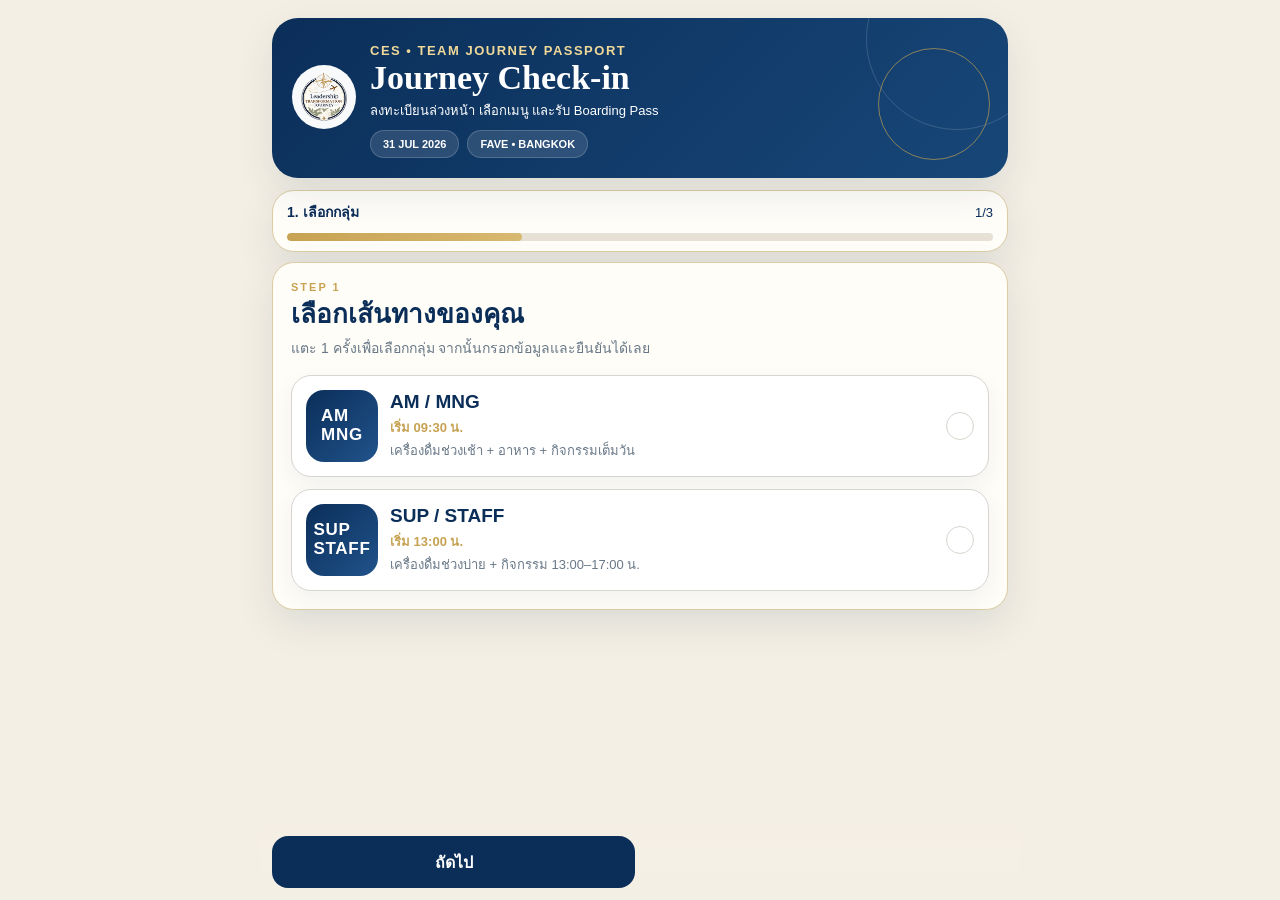
<file: index.html>
<!doctype html>
<html lang="th">
<head>
  <meta charset="utf-8">
  <meta name="viewport" content="width=device-width, initial-scale=1, viewport-fit=cover">
  <meta name="theme-color" content="#0b2e59">
  <meta name="description" content="CES Leadership Transformation Journey check-in and boarding pass">
  <title>CES Journey Check-in</title>
  <link rel="icon" type="image/png" sizes="32x32" href="assets/images/favicon-32.png">
  <link rel="apple-touch-icon" href="assets/images/apple-touch-icon.png">
  <link rel="manifest" href="manifest.webmanifest">
  <link rel="stylesheet" href="assets/css/styles.css">
</head>
<body>
  <main class="app-shell">
    <header class="top-card compact">
      <img class="brand-logo" src="assets/images/logo-transparent.png" alt="Leadership Transformation Journey">
      <div class="top-copy">
        <p class="eyebrow">CES • TEAM JOURNEY PASSPORT</p>
        <h1>Journey Check-in</h1>
        <p>ลงทะเบียนล่วงหน้า เลือกเมนู และรับ Boarding Pass</p>
        <div class="meta-row"><span>31 JUL 2026</span><span>FAVE • BANGKOK</span></div>
      </div>
    </header>

    <section class="progress-card" aria-label="ความคืบหน้า">
      <div class="progress-head"><strong id="progressLabel">1. เลือกกลุ่ม</strong><span id="progressCount">1/3</span></div>
      <div class="progress-track"><div id="progressBar" class="progress-fill"></div></div>
    </section>

    <section class="form-card" id="appCard">
      <section class="step active" data-step="1">
        <p class="section-label">STEP 1</p>
        <h2>เลือกเส้นทางของคุณ</h2>
        <p class="lead">แตะ 1 ครั้งเพื่อเลือกกลุ่ม จากนั้นกรอกข้อมูลและยืนยันได้เลย</p>
        <div class="role-list">
          <button class="role-card" type="button" data-role="AM_MNG">
            <span class="role-badge">AM<br>MNG</span>
            <span class="role-text"><strong>AM / MNG</strong><small>เริ่ม 09:30 น.</small><span>เครื่องดื่มช่วงเช้า + อาหาร + กิจกรรมเต็มวัน</span></span>
            <span class="check-dot">✓</span>
          </button>
          <button class="role-card" type="button" data-role="SUP_STAFF">
            <span class="role-badge">SUP<br>STAFF</span>
            <span class="role-text"><strong>SUP / STAFF</strong><small>เริ่ม 13:00 น.</small><span>เครื่องดื่มช่วงบ่าย + กิจกรรม 13:00–17:00 น.</span></span>
            <span class="check-dot">✓</span>
          </button>
        </div>
      </section>

      <section class="step" data-step="2">
        <p class="section-label">STEP 2</p>
        <h2>ข้อมูลผู้เดินทาง</h2>
        <div class="field"><label for="employeeId">รหัสพนักงาน</label><input id="employeeId" type="text" maxlength="20" autocomplete="off" placeholder="เช่น 00123"></div>
        <div class="field"><label for="nickname">ชื่อเล่น</label><input id="nickname" type="text" maxlength="40" autocomplete="name" placeholder="ชื่อบน Boarding Pass"></div>
        <div class="field">
          <label>รูปของคุณ</label>
          <div class="photo-row">
            <img id="photoPreview" class="avatar" alt="รูปตัวอย่าง" src="data:image/svg+xml,%3Csvg xmlns='http://www.w3.org/2000/svg' width='160' height='160'%3E%3Crect width='100%25' height='100%25' rx='80' fill='%23ece8dc'/%3E%3Ccircle cx='80' cy='60' r='28' fill='%2393a0ad'/%3E%3Cpath d='M27 148c7-37 27-54 53-54s46 17 53 54' fill='%2393a0ad'/%3E%3C/svg%3E">
            <div class="photo-actions">
              <label class="upload-btn" for="cameraInput">📷 ถ่ายรูปใหม่</label>
              <input id="cameraInput" class="file-input" type="file" accept="image/*" capture="user">
              <label class="upload-btn upload-btn-light" for="albumInput">🖼️ เลือกจากอัลบั้ม / ไฟล์</label>
              <input id="albumInput" class="file-input" type="file" accept="image/jpeg,image/png,image/webp,image/heic,image/heif">
              <p class="hint">เลือกได้ทั้งกล้อง รูปในอัลบั้ม หรือไฟล์จากเครื่อง</p>
            </div>
          </div>
        </div>
        <div class="info-line static-line">✓ ระบบจะจัดเก็บรูปใน Google Drive สำหรับกิจกรรมนี้โดยอัตโนมัติ</div>
      </section>

      <section class="step" data-step="3">
        <p class="section-label">STEP 3</p>
        <h2>เมนูและยืนยัน Check-in</h2>
        <p class="lead" id="menuLead"></p>
        <div id="amMenu" hidden>
          <div class="menu-block">
            <div class="block-head"><h3>เครื่องดื่มช่วงเช้า</h3><p>เลือกเครื่องดื่มและระดับความหวาน</p></div>
            <div id="morningDrinkGrid" class="card-grid card-grid-drink"></div>
            <div class="field compact-field"><label for="morningSweetness">ระดับความหวาน</label><select id="morningSweetness"></select></div>
          </div>
          <div class="menu-block">
            <div class="block-head"><h3>เมนูอาหารเช้า / กลางวัน</h3><p>เลือกเมนูจาก Fave</p></div>
            <div id="foodGrid" class="card-grid card-grid-food"></div>
            <p class="tiny-note">* เวอร์ชันนี้เตรียมโครงสร้างรูปเมนูไว้แล้ว หากต้องการใช้รูปจริงจากเว็บไซต์ Fave สามารถแทนที่รูปใน config.js ได้ทันที</p>
          </div>
        </div>
        <div id="staffMenu" hidden>
          <div class="menu-block">
            <div class="block-head"><h3>เครื่องดื่มช่วงบ่าย</h3><p>เลือกเครื่องดื่มและระดับความหวาน</p></div>
            <div id="afternoonDrinkGrid" class="card-grid card-grid-drink"></div>
            <div class="field compact-field"><label for="afternoonSweetness">ระดับความหวาน</label><select id="afternoonSweetness"></select></div>
          </div>
        </div>

        <div class="review-section">
          <div class="block-head"><h3>สรุปข้อมูล</h3><p>ตรวจสอบข้อมูลก่อนยืนยัน</p></div>
          <div id="summary" class="summary-grid"></div>
        </div>

        <details class="details-card" open><summary>กำหนดการกิจกรรม</summary><div id="agenda" class="agenda"></div></details>
        <div id="locations" class="location-list"></div>
        <div class="submit-note">ฉันอ่านกำหนดการและรายละเอียดสถานที่เรียบร้อยแล้ว • เมื่อกดยืนยัน ระบบจะสร้าง Boarding Pass เป็น JPEG และบันทึกข้อมูลลง Sheet + Drive ให้ทันที</div>
      </section>
    </section>

    <nav class="bottom-actions" id="bottomActions" aria-label="ปุ่มดำเนินการ">
      <button id="backBtn" class="btn btn-light" type="button" hidden>ย้อนกลับ</button>
      <button id="nextBtn" class="btn btn-primary" type="button">ถัดไป</button>
      <button id="submitBtn" class="btn btn-gold" type="button" hidden>ยืนยัน Check-in</button>
    </nav>

    <section class="result-card" id="resultCard" hidden>
      <div class="success-mark">✓</div>
      <p class="section-label">CHECK-IN COMPLETE</p>
      <h2>Boarding Pass พร้อมแล้ว</h2>
      <p id="resultMessage" class="lead"></p>
      <div class="pass-scroll"><img id="boardingPassImage" alt="Boarding Pass"></div>
      <div class="result-actions">
        <a id="driveFileLink" class="btn btn-primary" href="#" target="_blank" rel="noopener">เปิดไฟล์ใน Drive</a>
        <button id="downloadJpeg" class="btn btn-light" type="button">ดาวน์โหลด JPEG</button>
        <button id="retrySave" class="btn btn-primary" type="button" hidden>ลองบันทึก Drive อีกครั้ง</button>
        <button id="printPass" class="btn btn-gold" type="button">พิมพ์ A4</button>
        <button id="editAgain" class="btn btn-plain" type="button">แก้ไขข้อมูล</button>
      </div>
    </section>
  </main>

  <div id="savingOverlay" class="saving-overlay" hidden>
    <div class="saving-box"><div class="spinner"></div><strong>กำลังบันทึก Check-in</strong><span id="savingText">กำลังสร้าง Boarding Pass…</span></div>
  </div>
  <div id="toast" class="toast" role="status" aria-live="polite"></div>

  <script src="assets/js/config.js"></script>
  <script src="assets/js/apps-script-client.js"></script>
  <script src="assets/js/boarding-pass-generator.js"></script>
  <script src="assets/js/app.js"></script>
</body>
</html>
</file>
<file: assets/css/styles.css>
:root{
  --bg:#f4efe4;
  --card:#fffdf8;
  --navy:#0b2e59;
  --navy2:#174778;
  --gold:#c7a252;
  --line:#dccba3;
  --muted:#687887;
  --sage:#8a9a7b;
  --success:#2f7d58;
  --shadow:0 14px 38px rgba(11,46,89,.10);
  --radius:22px;
}
*{box-sizing:border-box}
html,body{margin:0;padding:0;background:var(--bg);color:var(--navy);font-family:Tahoma,Arial,sans-serif}
body{min-height:100vh}
img{max-width:100%;display:block}
button,input,select{font:inherit}
a{text-decoration:none}
.app-shell{width:min(100%,760px);margin:0 auto;padding:10px 12px calc(100px + env(safe-area-inset-bottom))}
.top-card{position:relative;display:flex;align-items:center;gap:14px;background:linear-gradient(135deg,var(--navy),var(--navy2));color:#fff;border-radius:26px;padding:16px 16px 18px;box-shadow:var(--shadow);overflow:hidden;margin-bottom:12px}
.top-card::after,.top-card::before{content:"";position:absolute;border-radius:50%;border:1px solid rgba(255,255,255,.15)}
.top-card::before{width:180px;height:180px;right:-40px;top:-70px}
.top-card::after{width:110px;height:110px;right:18px;top:30px;border-color:rgba(199,162,82,.65)}
.brand-logo{width:64px;height:64px;object-fit:contain;background:rgba(255,255,255,.97);padding:6px;border-radius:50%;flex:0 0 auto}
.top-copy{position:relative;z-index:1}
.eyebrow{margin:0 0 4px;font-size:11px;font-weight:800;letter-spacing:1.5px;color:#f0d999}
.top-copy h1{margin:0;font-size:27px;line-height:1.02;font-family:Georgia,'Times New Roman',serif}
.top-copy p{margin:6px 0 0;font-size:13px;line-height:1.45;max-width:420px}
.meta-row{display:flex;gap:8px;flex-wrap:wrap;margin-top:10px}
.meta-row span{display:inline-flex;align-items:center;justify-content:center;min-height:28px;padding:0 12px;border-radius:999px;background:rgba(255,255,255,.12);border:1px solid rgba(255,255,255,.18);font-size:11px;font-weight:800}
.progress-card,.form-card,.result-card{background:var(--card);border:1px solid var(--line);border-radius:var(--radius);box-shadow:var(--shadow)}
.progress-card{padding:10px 14px;margin-bottom:10px}
.progress-head{display:flex;justify-content:space-between;align-items:center;gap:12px;font-size:13px}
.progress-head strong{font-size:14px}
.progress-track{margin-top:10px;height:8px;background:#e7e1d5;border-radius:999px;overflow:hidden}
.progress-fill{height:100%;width:33.33%;background:linear-gradient(90deg,var(--gold),#d8b970);border-radius:999px;transition:width .25s ease}
.form-card{padding:18px}
.step{display:none}
.step.active{display:block}
.section-label{margin:0 0 8px;color:var(--gold);font-size:11px;letter-spacing:2px;font-weight:800}
h2{margin:0 0 8px;font-size:26px;line-height:1.1;font-family:Georgia,'Times New Roman',serif}
.lead{margin:0 0 16px;color:var(--muted);line-height:1.5;font-size:14px}
.role-list{display:grid;gap:12px}
.role-card{width:100%;border:1px solid #d7d5cf;border-radius:20px;background:#fff;padding:14px;display:flex;align-items:center;gap:12px;text-align:left;color:var(--navy);box-shadow:0 8px 22px rgba(11,46,89,.06)}
.role-badge{width:72px;height:72px;border-radius:18px;background:linear-gradient(135deg,var(--navy),#20538b);color:#fff;display:grid;place-items:center;font-weight:900;line-height:1.1;letter-spacing:.7px;font-size:17px;flex:0 0 auto}
.role-text{display:grid;gap:4px;flex:1}
.role-text strong{font-size:19px}
.role-text small{font-size:13px;color:var(--gold);font-weight:700}
.role-text span{font-size:13px;color:var(--muted);line-height:1.45}
.check-dot{width:28px;height:28px;border-radius:50%;border:1px solid #d7d5cf;display:grid;place-items:center;color:transparent;font-weight:900;flex:0 0 auto}
.role-card.selected{border-color:var(--gold);box-shadow:0 10px 26px rgba(199,162,82,.18)}
.role-card.selected .check-dot{background:var(--gold);color:#fff;border-color:var(--gold)}
.field{display:grid;gap:7px;margin-bottom:16px}
.field label{font-size:14px;font-weight:800}
input[type=text],select{width:100%;min-height:54px;padding:0 14px;border-radius:16px;border:1px solid #d7d5cf;background:#fff;color:var(--navy)}
input[type=text]:focus,select:focus{outline:none;border-color:var(--gold);box-shadow:0 0 0 4px rgba(199,162,82,.15)}
.photo-row{display:flex;gap:12px;align-items:center;border:1px dashed #c8d0d7;border-radius:18px;padding:12px;background:#fcfcfb}
.avatar{width:72px;height:72px;border-radius:50%;object-fit:cover;border:3px solid #fff;box-shadow:0 5px 14px rgba(11,46,89,.08)}
.upload-btn{display:inline-flex;align-items:center;justify-content:center;min-height:44px;padding:0 16px;border-radius:14px;background:var(--navy);color:#fff;font-weight:800}
.file-input{display:none}
.hint,.tiny-note{margin:8px 0 0;color:var(--muted);font-size:12px;line-height:1.45}
.static-line,.submit-note{margin-top:10px;padding:12px 14px;border-radius:14px;background:#f3efe5;color:#5d6d7c;font-size:13px;line-height:1.45}
.menu-block,.review-section{margin-top:16px}
.block-head h3{margin:0 0 4px;font-size:18px}
.block-head p{margin:0 0 12px;font-size:13px;color:var(--muted)}
.card-grid{display:grid;gap:12px}
.card-grid-drink{grid-template-columns:repeat(2,minmax(0,1fr))}
.card-grid-food{grid-template-columns:1fr 1fr}
.option-card{position:relative;border:1px solid #d7d5cf;border-radius:18px;background:#fff;padding:10px;text-align:left;color:var(--navy);display:grid;gap:8px;min-height:132px;box-shadow:0 8px 20px rgba(11,46,89,.05)}
.option-card .thumb{border-radius:14px;overflow:hidden;background:#f4efe4;height:76px;display:grid;place-items:center}
.option-card .thumb img{width:100%;height:100%;object-fit:cover}
.option-card .thumb.fallback{color:#fff;font-size:26px;font-weight:900;padding:8px;text-align:center;line-height:1.15}
.option-card .name{font-size:13px;font-weight:800;line-height:1.3}
.option-card .sub{font-size:11px;color:var(--muted);line-height:1.35}
.option-card.selected{border-color:var(--gold);box-shadow:0 12px 24px rgba(199,162,82,.18)}
.option-card.selected::after{content:'✓';position:absolute;right:10px;top:10px;width:24px;height:24px;border-radius:50%;background:var(--gold);color:#fff;display:grid;place-items:center;font-weight:900}
.compact-field{margin-top:12px}
.summary-grid{display:grid;grid-template-columns:1fr 1fr;gap:10px}
.summary-item{padding:12px;border-radius:16px;background:#faf7f0;border:1px solid #ece2c7;display:grid;gap:4px}
.summary-item small{color:var(--muted);font-size:11px;font-weight:700}
.summary-item strong{font-size:14px;line-height:1.35}
.details-card{margin-top:16px;border:1px solid #ddd4bf;border-radius:16px;padding:0;background:#fcfbf7;overflow:hidden}
.details-card summary{list-style:none;cursor:pointer;padding:14px 16px;font-weight:800}
.details-card summary::-webkit-details-marker{display:none}
.agenda{padding:0 16px 14px;display:grid;gap:10px}
.agenda-row{display:grid;grid-template-columns:96px 1fr;gap:12px;padding-top:8px;border-top:1px dashed #e7ddc7}
.agenda-row:first-child{border-top:0;padding-top:0}
.agenda-time{font-weight:800;color:var(--gold);font-size:12px}
.agenda-title{font-size:13px;line-height:1.5;color:var(--navy)}
.location-list{display:grid;gap:12px;margin-top:16px}
.location-card{border:1px solid #ddd4bf;border-radius:18px;background:#fff;overflow:hidden;box-shadow:0 8px 22px rgba(11,46,89,.05)}
.location-card img{width:100%;height:176px;object-fit:cover}
.location-body{padding:14px}
.tag{display:inline-flex;padding:5px 10px;border-radius:999px;background:#f5e7c7;color:#8b6725;font-size:11px;font-weight:800;margin-bottom:8px}
.location-card h3{margin:0 0 6px;font-size:18px}
.location-card p{margin:0 0 6px;font-size:13px;line-height:1.45;color:var(--muted)}
.map-link{display:inline-flex;align-items:center;justify-content:center;min-height:42px;padding:0 14px;border-radius:12px;background:var(--navy);color:#fff;font-weight:700;margin-top:8px}
.bottom-actions{position:fixed;left:0;right:0;bottom:0;z-index:20;padding:10px 12px calc(12px + env(safe-area-inset-bottom));background:linear-gradient(180deg,rgba(244,239,228,0),rgba(244,239,228,.95) 24%,rgba(244,239,228,1));display:grid;grid-template-columns:1fr 1fr;gap:10px;max-width:760px;margin:0 auto}
.btn{min-height:52px;border:0;border-radius:16px;padding:0 16px;display:inline-flex;align-items:center;justify-content:center;font-weight:800;cursor:pointer}
.btn-primary{background:var(--navy);color:#fff}
.btn-gold{background:var(--gold);color:#fff}
.btn-light{background:#fff;color:var(--navy);border:1px solid #d7d5cf}
.btn-plain{background:#f5f0e4;color:var(--navy)}
.result-card{padding:18px;margin-top:6px;text-align:center}
.success-mark{width:56px;height:56px;border-radius:50%;background:var(--success);color:#fff;display:grid;place-items:center;margin:0 auto 10px;font-size:28px;font-weight:900}
.pass-scroll{overflow:auto;padding:4px 0 10px}
.pass-scroll img{width:100%;min-width:660px;border-radius:18px;box-shadow:0 14px 36px rgba(11,46,89,.12)}
.result-actions{display:grid;gap:10px;margin-top:10px}
.saving-overlay{position:fixed;inset:0;background:rgba(11,46,89,.35);display:grid;place-items:center;padding:20px;z-index:50}
.saving-box{width:min(100%,320px);background:#fff;border-radius:22px;padding:22px;display:grid;gap:10px;text-align:center;color:var(--navy);box-shadow:var(--shadow)}
.spinner{width:44px;height:44px;margin:0 auto;border:4px solid #e8dfc9;border-top-color:var(--gold);border-radius:50%;animation:spin .8s linear infinite}
.toast{position:fixed;left:50%;transform:translateX(-50%);bottom:calc(88px + env(safe-area-inset-bottom));background:#16375f;color:#fff;border-radius:999px;padding:12px 18px;font-size:13px;max-width:min(92vw,560px);box-shadow:0 10px 26px rgba(11,46,89,.22);opacity:0;pointer-events:none;transition:opacity .2s ease,transform .2s ease;z-index:60}
.toast.show{opacity:1;transform:translateX(-50%) translateY(-4px)}
.toast.error{background:#b7342d}
[hidden]{display:none!important}
@keyframes spin{to{transform:rotate(360deg)}}
@media (min-width:640px){
  .app-shell{padding-top:18px}
  .top-card{padding:18px 20px 20px}
  .top-copy h1{font-size:34px}
  .bottom-actions{grid-template-columns:1fr 1fr;max-width:760px}
  .result-actions{grid-template-columns:repeat(auto-fit,minmax(150px,1fr))}
}
@media print{
  body{background:#fff}
  .top-card,.progress-card,.form-card,.bottom-actions,.result-actions,.success-mark,.lead,.section-label,h2,#resultMessage{display:none!important}
  .result-card{border:0;box-shadow:none;padding:0}
  .pass-scroll{overflow:visible}
  .pass-scroll img{width:21cm;min-width:auto;border-radius:0;box-shadow:none}
  @page{size:A4 landscape;margin:0}
}

/* v9 image and photo-input fixes */
.photo-actions{display:grid;grid-template-columns:1fr 1fr;gap:8px;align-items:start}
.upload-btn-light{background:#fff;color:var(--navy);border:1px solid #cfd5da}
.photo-actions .hint{grid-column:1/-1}
.option-card .thumb{height:auto;aspect-ratio:4/3;padding:6px;background:#f7f1e5}
.option-card .thumb img{width:100%;height:100%;object-fit:contain;object-position:center;border-radius:10px;background:#f7f1e5}
.option-card{min-height:0;align-content:start}
.option-card .name{min-height:2.7em;display:flex;align-items:flex-start}
.location-card img{object-fit:cover;object-position:center;aspect-ratio:16/8.5;height:auto}
@media(max-width:420px){.photo-actions{grid-template-columns:1fr}.photo-actions .hint{grid-column:auto}.upload-btn{width:100%}}
</file>
